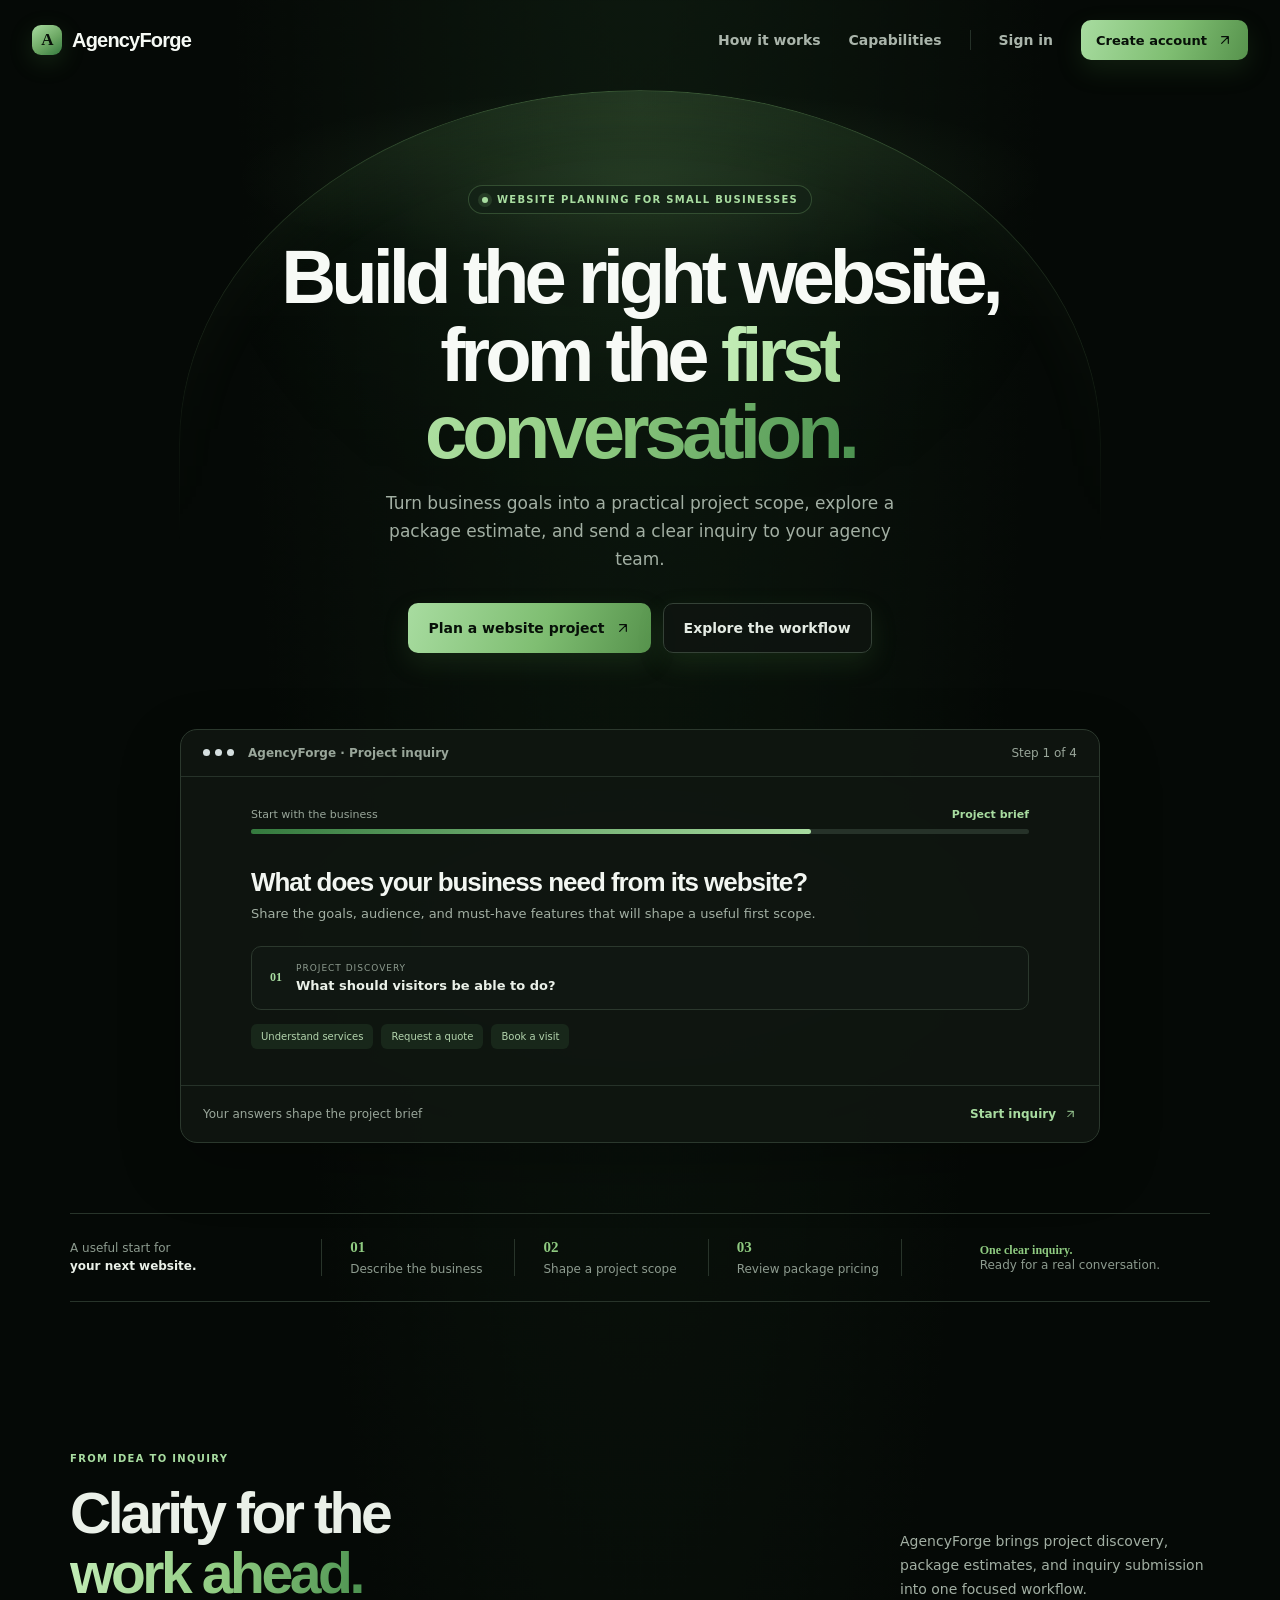
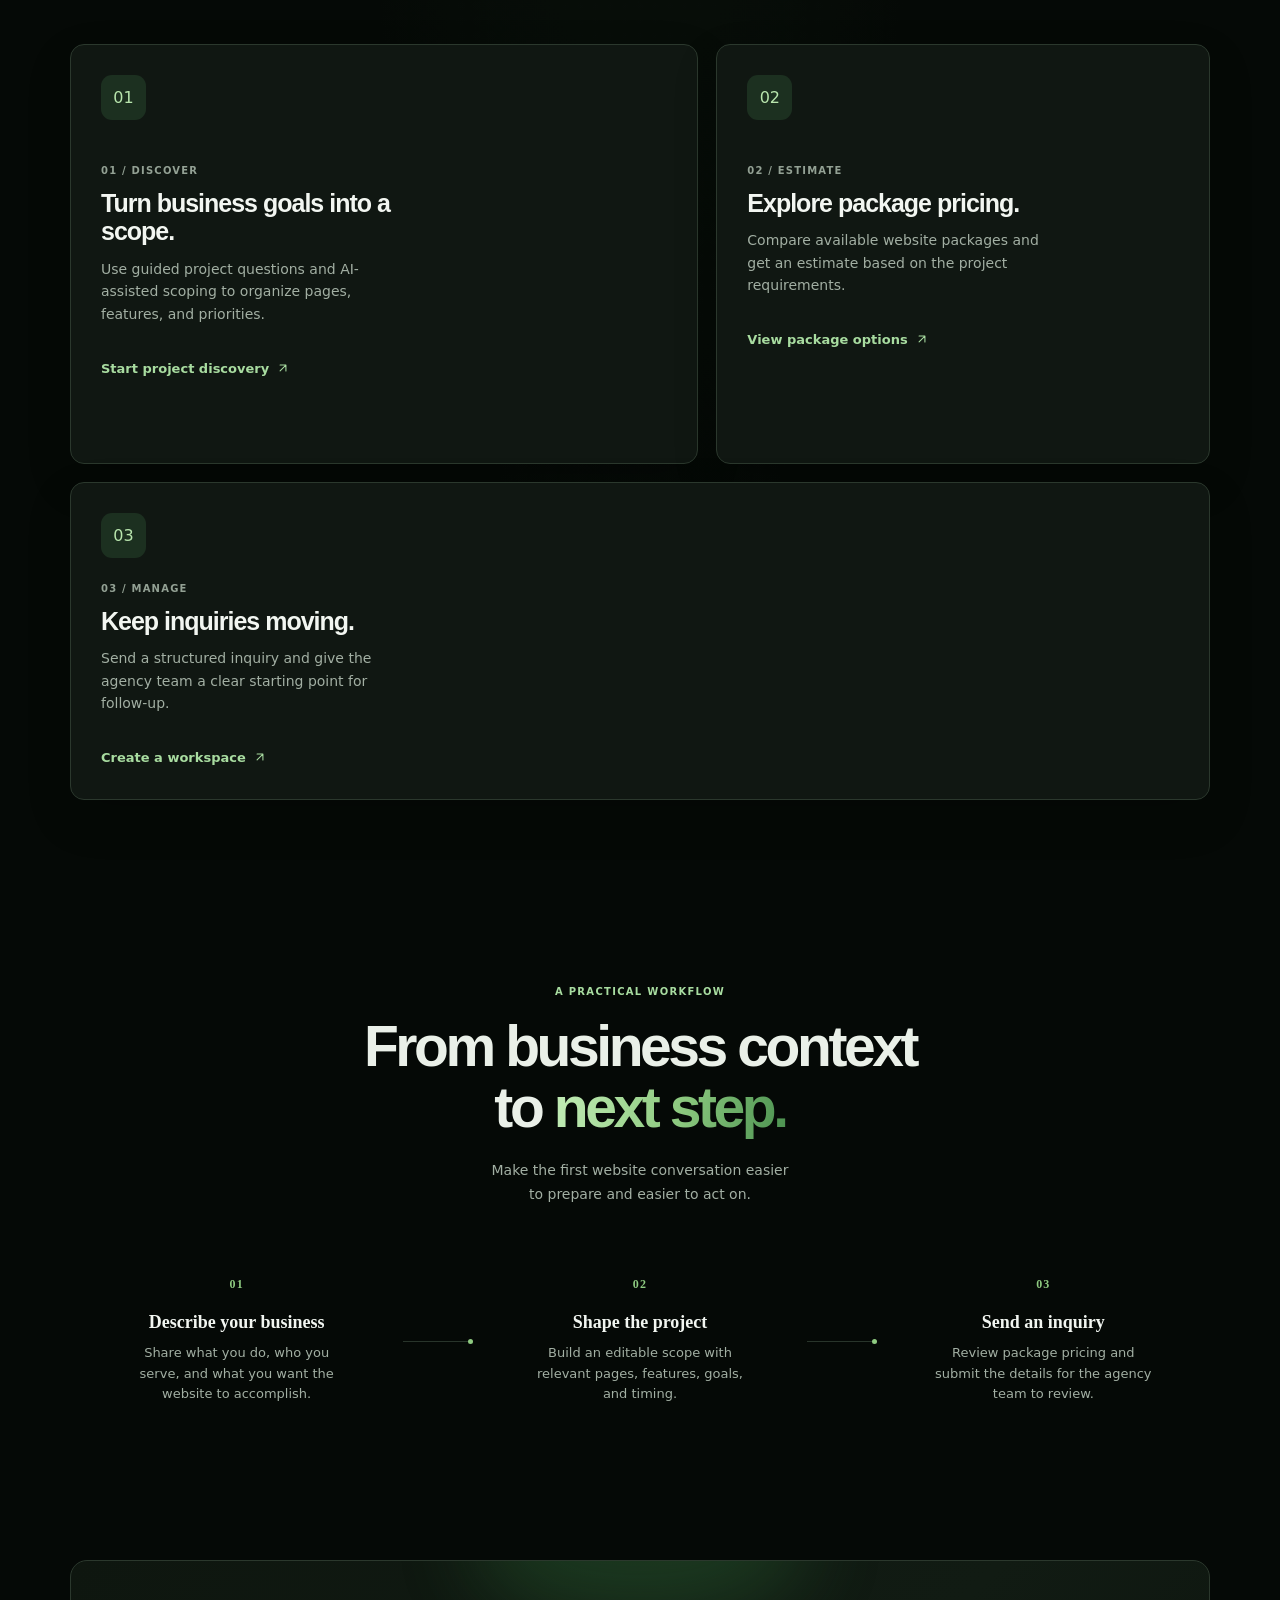
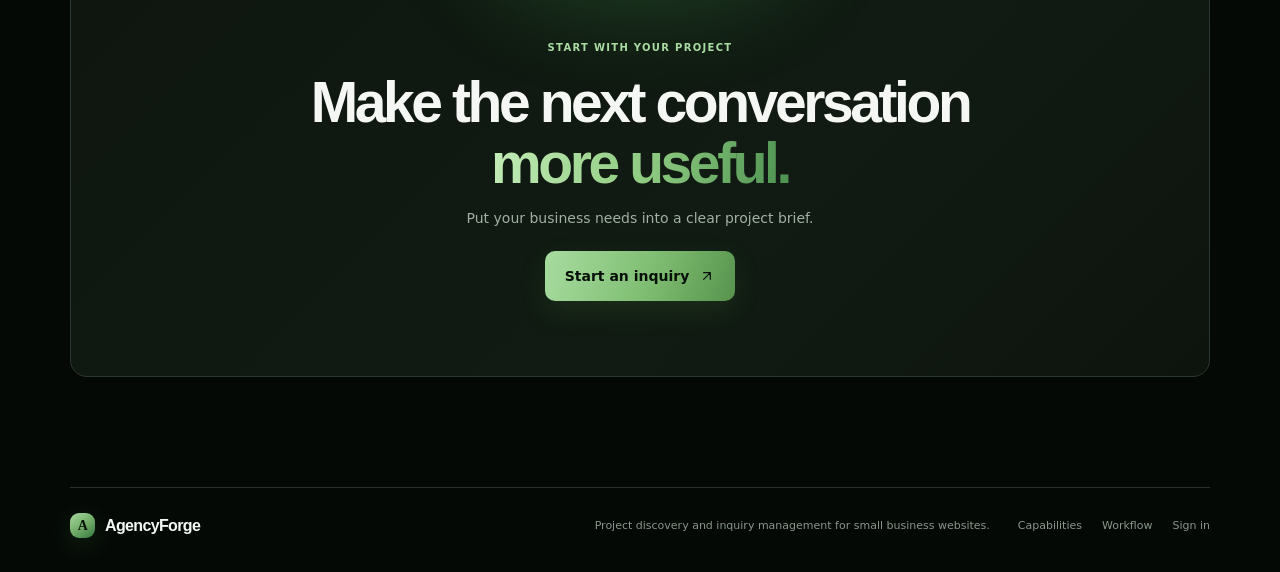
<file: templates/home/index.html>
<!doctype html>
<html lang="en">
<head>
  <meta charset="utf-8">
  <meta name="viewport" content="width=device-width, initial-scale=1">
  <meta name="description" content="Plan a small business website with a clearer project scope, package estimate, and inquiry workflow.">
  <title>AgencyForge — Clearer website projects</title>
  <link rel="stylesheet" href="/static/css/home/index.css">
  <link rel="stylesheet" href="/static/css/agencyforge-theme.css">
  <script src="/static/js/icons.js" defer></script>
</head>
<body>
  <nav class="site-nav" aria-label="Main navigation">
    <a class="brand" href="/" aria-label="AgencyForge home"><span class="brand-mark">A</span><span>AgencyForge</span></a>
    <button class="menu-toggle" type="button" aria-label="Open navigation" aria-expanded="false" aria-controls="home-navigation"><i data-lucide="menu" aria-hidden="true"></i></button>
    <div class="nav-links" id="home-navigation">
      <a href="#workflow">How it works</a><a href="#capabilities">Capabilities</a>
      <span class="nav-divider" aria-hidden="true"></span><a class="nav-login" href="/login">Sign in</a>
      <a class="button button-small" href="/register">Create account <i data-lucide="arrow-up-right" aria-hidden="true"></i></a>
    </div>
  </nav>
  <main>
    <section class="hero section-shell">
      <div class="hero-copy">
        <div class="eyebrow"><span class="eyebrow-dot"></span> Website planning for small businesses</div>
        <h1>Build the right website, from the <em>first conversation.</em></h1>
        <p class="hero-subtitle">Turn business goals into a practical project scope, explore a package estimate, and send a clear inquiry to your agency team.</p>
        <div class="hero-actions"><a class="button" href="/inquiry">Plan a website project <i data-lucide="arrow-up-right" aria-hidden="true"></i></a><a class="button button-ghost" href="#workflow">Explore the workflow</a></div>
      </div>
      <div class="preview-wrap" aria-label="Illustration of the AgencyForge project inquiry workflow">
        <div class="preview-glow" aria-hidden="true"></div>
        <div class="preview-card">
          <div class="preview-top"><div class="window-dots" aria-hidden="true"><span></span><span></span><span></span></div><span class="preview-label">AgencyForge · Project inquiry</span><span class="preview-time">Step 1 of 4</span></div>
          <div class="preview-body"><div class="progress-row"><span>Start with the business</span><strong>Project brief</strong></div><div class="progress-track" aria-hidden="true"><span></span></div>
            <h3>What does your business need from its website?</h3><p>Share the goals, audience, and must-have features that will shape a useful first scope.</p>
            <div class="preview-question"><span class="question-number">01</span><div><small>PROJECT DISCOVERY</small><strong>What should visitors be able to do?</strong></div></div>
            <div class="preview-tags"><span>Understand services</span><span>Request a quote</span><span>Book a visit</span></div>
          </div>
          <div class="preview-bottom"><span>Your answers shape the project brief</span><a href="/inquiry">Start inquiry <i data-lucide="arrow-up-right" aria-hidden="true"></i></a></div>
        </div>
      </div>
    </section>
    <section class="trust-strip section-shell" aria-label="AgencyForge workflow"><span class="strip-intro">A useful start for<br><strong>your next website.</strong></span><div class="strip-item"><strong>01</strong><span>Describe the business</span></div><div class="strip-item"><strong>02</strong><span>Shape a project scope</span></div><div class="strip-item"><strong>03</strong><span>Review package pricing</span></div><div class="strip-item strip-result"><span><strong>One clear inquiry.</strong><br>Ready for a real conversation.</span></div></section>
    <section class="content-section section-shell" id="capabilities"><div class="section-heading"><div><span class="section-kicker">From idea to inquiry</span><h2>Clarity for the<br><span>work ahead.</span></h2></div><p>AgencyForge brings project discovery, package estimates, and inquiry submission into one focused workflow.</p></div>
      <div class="bento-grid">
        <article class="feature-card feature-large"><div class="icon-tile">01</div><span class="card-index">01 / DISCOVER</span><h3>Turn business goals into a scope.</h3><p>Use guided project questions and AI-assisted scoping to organize pages, features, and priorities.</p><a class="card-link" href="/inquiry">Start project discovery <i data-lucide="arrow-up-right" aria-hidden="true"></i></a></article>
        <article class="feature-card feature-tall"><div class="icon-tile icon-sand">02</div><span class="card-index">02 / ESTIMATE</span><h3>Explore package pricing.</h3><p>Compare available website packages and get an estimate based on the project requirements.</p><a class="card-link" href="/packages">View package options <i data-lucide="arrow-up-right" aria-hidden="true"></i></a></article>
        <article class="feature-card feature-wide"><div class="feature-wide-copy"><div class="icon-tile icon-blue">03</div><span class="card-index">03 / MANAGE</span><h3>Keep inquiries moving.</h3><p>Send a structured inquiry and give the agency team a clear starting point for follow-up.</p><a class="card-link" href="/register">Create a workspace <i data-lucide="arrow-up-right" aria-hidden="true"></i></a></div></article>
      </div>
    </section>
    <section class="steps-section section-shell" id="workflow"><div class="section-heading centered"><span class="section-kicker">A practical workflow</span><h2>From business context<br>to <span>next step.</span></h2><p>Make the first website conversation easier to prepare and easier to act on.</p></div><div class="steps-grid"><div class="step"><span class="step-number">01</span><h3>Describe your business</h3><p>Share what you do, who you serve, and what you want the website to accomplish.</p></div><div class="step-line" aria-hidden="true"></div><div class="step"><span class="step-number">02</span><h3>Shape the project</h3><p>Build an editable scope with relevant pages, features, goals, and timing.</p></div><div class="step-line" aria-hidden="true"></div><div class="step"><span class="step-number">03</span><h3>Send an inquiry</h3><p>Review package pricing and submit the details for the agency team to review.</p></div></div></section>
    <section class="final-cta section-shell"><div class="cta-inner"><span class="section-kicker">Start with your project</span><h2>Make the next conversation<br><span>more useful.</span></h2><p>Put your business needs into a clear project brief.</p><a class="button" href="/inquiry">Start an inquiry <i data-lucide="arrow-up-right" aria-hidden="true"></i></a></div></section>
  </main>
  <footer class="site-footer section-shell"><a class="brand" href="/"><span class="brand-mark">A</span><span>AgencyForge</span></a><span>Project discovery and inquiry management for small business websites.</span><div><a href="#capabilities">Capabilities</a><a href="#workflow">Workflow</a><a href="/login">Sign in</a></div></footer>
  <script src="/static/js/main.js" defer></script>
</body>
</html>
</file>
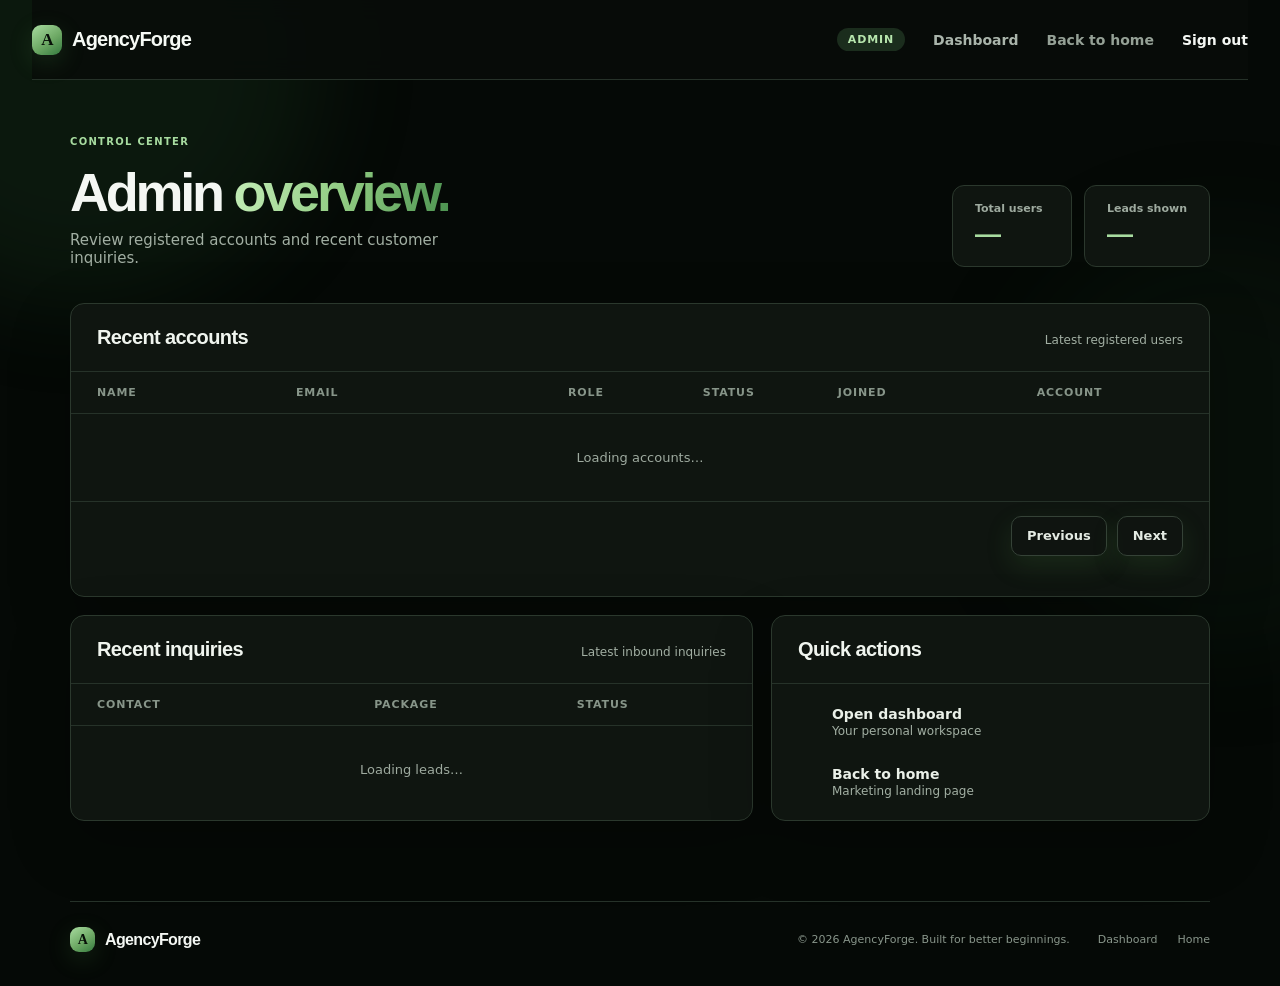
<file: templates/admin/admin.html>
<!doctype html>
<html lang="en">
<head>
    <meta charset="UTF-8">
    <meta name="viewport" content="width=device-width, initial-scale=1">
    <title>Admin — AgencyForge</title>
    <link rel="stylesheet" href="/static/css/base.css">
    <link rel="stylesheet" href="/static/css/admin/admin.css"><link rel="stylesheet" href="/static/css/agencyforge-theme.css">
    <script src="/static/js/icons.js"></script>
</head>
<body class="app-page">
    <div class="ambient ambient-one"></div>
    <div class="ambient ambient-two"></div>
    <nav class="site-nav app-nav">
        <a class="brand" href="/"><span class="brand-mark">A</span><span>AgencyForge</span></a>
        <button class="menu-toggle" type="button" id="admin-menu-toggle" aria-label="Open navigation" aria-expanded="false" aria-controls="admin-nav-links">
            <i data-lucide="menu"></i>
        </button>
        <div class="nav-links" id="admin-nav-links">
            <span class="nav-role-badge">Admin</span>
            <a href="/dashboard">Dashboard</a>
            <a href="/" class="muted-link">Back to home</a>
            <button class="nav-login" type="button" id="logout-button">Sign out</button>
        </div>
    </nav>

    <main class="app-shell">
        <section class="app-header">
            <div class="app-header-copy">
                <span class="section-kicker">Control center</span>
                <h1>Admin <span>overview.</span></h1>
                <p>Review registered accounts and recent customer inquiries.</p>
            </div>
            <div class="app-header-stats">
                <div class="stat-chip"><small>Total users</small><strong id="stat-users">—</strong></div>
                <div class="stat-chip"><small>Leads shown</small><strong id="stat-leads">—</strong></div>
            </div>
        </section>

        <section class="app-panel">
            <div class="panel-top"><h2>Recent accounts</h2><span class="panel-hint">Latest registered users</span></div>
            <div class="panel-table">
                <div class="table-head"><span>Name</span><span>Email</span><span>Role</span><span>Status</span><span>Joined</span><span>Account</span></div>
                <div id="users-body" class="table-body" aria-live="polite" aria-busy="true"><div class="table-empty">Loading accounts…</div></div>
            </div>
            <div class="admin-users-controls">
                <span id="users-page-status" aria-live="polite"></span>
                <button id="users-previous" class="button button-small button-ghost" type="button" disabled>Previous</button>
                <button id="users-next" class="button button-small button-ghost" type="button" disabled>Next</button>
            </div>
            <p id="users-message" class="admin-feedback" role="status" aria-live="polite"></p>
        </section>

        <section class="app-grid">
            <article class="app-panel panel-tall">
                <div class="panel-top"><h2>Recent inquiries</h2><span class="panel-hint">Latest inbound inquiries</span></div>
                <div class="panel-table">
                    <div class="table-head"><span>Contact</span><span>Package</span><span>Status</span></div>
                    <div id="leads-body" class="table-body" aria-live="polite" aria-busy="true"><div class="table-empty">Loading leads…</div></div>
                </div>
            </article>
            <article class="app-panel panel-tall">
                <div class="panel-top"><h2>Quick actions</h2></div>
                <div class="action-list">
                    <a class="action-row" href="/dashboard"><i data-lucide="layout-dashboard"></i><div><strong>Open dashboard</strong><span>Your personal workspace</span></div><i data-lucide="arrow-up-right" class="action-go"></i></a>
                    <a class="action-row" href="/"><i data-lucide="home"></i><div><strong>Back to home</strong><span>Marketing landing page</span></div><i data-lucide="arrow-up-right" class="action-go"></i></a>
                </div>
            </article>
        </section>
    </main>

    <footer class="site-footer section-shell">
        <a class="brand" href="/"><span class="brand-mark">A</span><span>AgencyForge</span></a>
        <span>© 2026 AgencyForge. Built for better beginnings.</span>
        <div><a href="/dashboard">Dashboard</a><a href="/">Home</a></div>
    </footer>

    <script>
        function escapeHtml(value) {
            return String(value ?? "").replace(/[&<>"']/g, (character) => ({
                "&": "&amp;",
                "<": "&lt;",
                ">": "&gt;",
                '"': "&quot;",
                "'": "&#39;",
            })[character]);
        }

        function csrfToken() {
            const prefix = "csrf_token=";
            const item = document.cookie.split(";").map((value) => value.trim()).find((value) => value.startsWith(prefix));
            return item ? decodeURIComponent(item.slice(prefix.length)) : "";
        }

        const currentAdminId = {{ user.id }};
        let usersPage = 1;
        let usersTotalPages = 0;

        const adminMenuToggle = document.getElementById("admin-menu-toggle");
        const adminNavigation = document.getElementById("admin-nav-links");

        adminMenuToggle.addEventListener("click", () => {
            const isOpen = adminMenuToggle.getAttribute("aria-expanded") !== "true";
            adminMenuToggle.setAttribute("aria-expanded", String(isOpen));
            adminMenuToggle.setAttribute("aria-label", isOpen ? "Close navigation" : "Open navigation");
            adminNavigation.classList.toggle("is-open", isOpen);
        });

        adminNavigation.addEventListener("click", (event) => {
            if (!event.target.closest("a, button")) return;
            adminMenuToggle.setAttribute("aria-expanded", "false");
            adminMenuToggle.setAttribute("aria-label", "Open navigation");
            adminNavigation.classList.remove("is-open");
        });

        document.addEventListener("keydown", (event) => {
            if (event.key !== "Escape" || adminMenuToggle.getAttribute("aria-expanded") !== "true") return;
            adminMenuToggle.setAttribute("aria-expanded", "false");
            adminMenuToggle.setAttribute("aria-label", "Open navigation");
            adminNavigation.classList.remove("is-open");
            adminMenuToggle.focus();
        });

        async function loadUsers() {
            const body = document.getElementById("users-body");
            body.setAttribute("aria-busy", "true");
            try {
                const response = await fetch(`/api/admin/users?page=${usersPage}&page_size=20`, {credentials: "same-origin"});
                if (!response.ok) throw new Error("Unable to load accounts.");

                const result = await response.json();
                const users = Array.isArray(result.items) ? result.items : [];
                usersTotalPages = Number(result.total_pages) || 0;
                body.setAttribute("aria-busy", "false");
                if (!users.length) {
                    body.innerHTML = '<div class="table-empty">No accounts yet.</div>';
                } else {
                    body.innerHTML = users.map((user) => `
                        <div class="table-row">
                            <span data-label="Name">${escapeHtml(user.full_name)}</span>
                            <span class="cell-muted" data-label="Email">${escapeHtml(user.email)}</span>
                            <span data-label="Role"><span class="tag tag-${escapeHtml(user.role)}">${escapeHtml(user.role)}</span></span>
                            <span data-label="Status">${user.is_active ? '<span class="tag tag-active">Active</span>' : '<span class="tag tag-inactive">Inactive</span>'}</span>
                            <span class="cell-muted" data-label="Joined">${escapeHtml(user.created_at)}</span>
                            <span data-label="Account"><button type="button" class="button button-small account-status-toggle" data-user-id="${Number(user.id)}" ${Number(user.id) === currentAdminId ? 'disabled aria-label="You cannot deactivate your own account"' : `aria-label="${user.is_active ? 'Deactivate' : 'Activate'} ${escapeHtml(user.full_name)}"`}>${user.is_active ? "Deactivate" : "Activate"}</button></span>
                        </div>`).join("");
                }

                document.getElementById("stat-users").textContent = Number(result.total) || 0;
                document.getElementById("users-page-status").textContent = usersTotalPages
                    ? `Page ${result.page} of ${usersTotalPages}`
                    : "No pages";
                document.getElementById("users-previous").disabled = usersPage <= 1;
                document.getElementById("users-next").disabled = usersPage >= usersTotalPages;
            } catch (error) {
                body.setAttribute("aria-busy", "false");
                body.innerHTML = '<div class="table-empty">Unable to load accounts.</div>';
            }
        }

        document.getElementById("users-previous").addEventListener("click", () => {
            if (usersPage > 1) {
                usersPage -= 1;
                loadUsers();
            }
        });

        document.getElementById("users-next").addEventListener("click", () => {
            if (usersPage < usersTotalPages) {
                usersPage += 1;
                loadUsers();
            }
        });

        document.getElementById("users-body").addEventListener("click", async (event) => {
            const button = event.target.closest(".account-status-toggle");
            if (!button || button.disabled) return;

            const userId = Number(button.dataset.userId);
            const isActive = button.textContent.trim() !== "Activate";
            const message = document.getElementById("users-message");
            button.disabled = true;
            message.textContent = isActive ? "Deactivating account…" : "Activating account…";

            try {
                const response = await fetch(`/api/admin/users/${userId}/status`, {
                    method: "PATCH",
                    credentials: "same-origin",
                    headers: {"Content-Type": "application/json", "Accept": "application/json", "X-CSRF-Token": csrfToken()},
                    body: JSON.stringify({is_active: !isActive}),
                });
                if (!response.ok) throw new Error("Unable to update account status.");

                message.textContent = "Account status updated.";
                await loadUsers();
            } catch (error) {
                button.disabled = false;
                message.textContent = "Unable to update account status. Please try again.";
            }
        });

        async function loadLeads() {
            const body = document.getElementById("leads-body");
            body.setAttribute("aria-busy", "true");
            try {
                const response = await fetch("/api/leads/?limit=20", {credentials: "same-origin"});
                if (!response.ok) throw new Error("Unable to load leads.");

                const leads = await response.json();
                body.setAttribute("aria-busy", "false");
                if (!Array.isArray(leads) || !leads.length) {
                    body.innerHTML = '<div class="table-empty">No leads yet.</div>';
                    document.getElementById("stat-leads").textContent = "0";
                    return;
                }

                body.innerHTML = leads.map((lead) => `
                    <div class="table-row">
                        <span data-label="Contact">${escapeHtml(lead.contact_name || lead.email)}</span>
                        <span class="cell-muted" data-label="Package">${lead.package_id ? `Package #${escapeHtml(lead.package_id)}` : "—"}</span>
                        <span data-label="Status"><span class="tag tag-stage">${escapeHtml(lead.status)}</span></span>
                    </div>`).join("");
                document.getElementById("stat-leads").textContent = leads.length;
            } catch (error) {
                body.setAttribute("aria-busy", "false");
                body.innerHTML = '<div class="table-empty">Unable to load leads.</div>';
            }
        }

        document.getElementById("logout-button").addEventListener("click", async (event) => {
            const button = event.currentTarget;
            const message = document.getElementById("users-message");
            button.disabled = true;
            message.textContent = "Signing out…";
            try {
                const response = await fetch("/api/auth/logout", {method: "POST", credentials: "same-origin", headers: {"X-CSRF-Token": csrfToken()}});
                if (!response.ok) throw new Error("Sign-out request failed.");
                window.location.assign("/login");
            } catch (error) {
                button.disabled = false;
                message.textContent = "Unable to sign out. Please try again.";
            }
        });

        document.addEventListener("DOMContentLoaded", () => {
            if (window.lucide) window.lucide.createIcons();
            loadUsers();
            loadLeads();
        });
    </script>
</body>
</html>
</file>
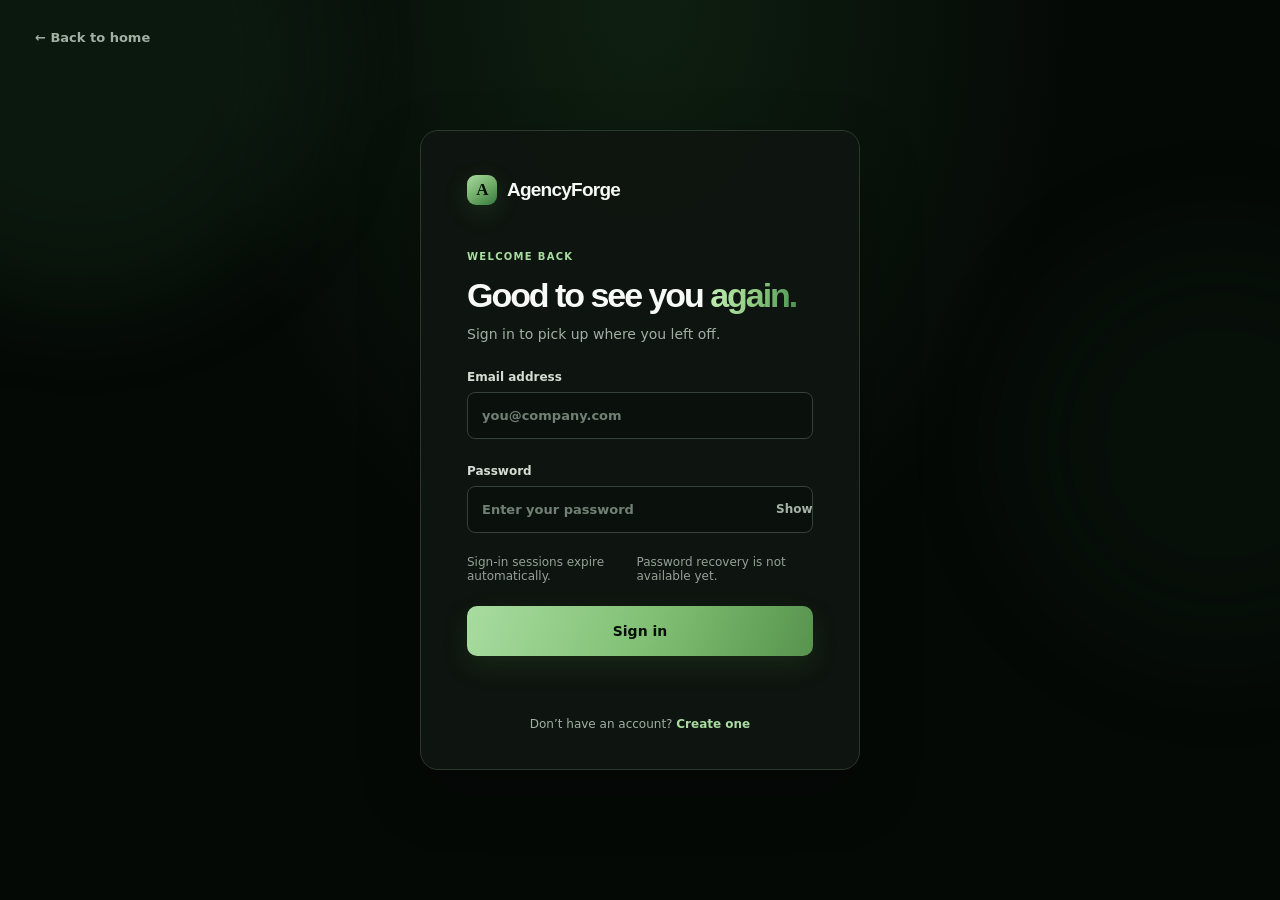
<file: templates/auth/login.html>
<!doctype html><html lang="en"><head><meta charset="UTF-8"><meta name="viewport" content="width=device-width, initial-scale=1"><title>Sign in — AgencyForge</title><link rel="stylesheet" href="/static/css/base.css"><link rel="stylesheet" href="/static/css/auth/login.css"><link rel="stylesheet" href="/static/css/agencyforge-theme.css"><script src="/static/js/icons.js"></script></head>
<body class="auth-page"><div class="ambient ambient-one"></div><div class="ambient ambient-two"></div><a class="back-home" href="/">← Back to home</a><main class="auth-shell"><div class="auth-card"><a class="brand auth-brand" href="/"><span class="brand-mark">A</span><span>AgencyForge</span></a><div class="auth-heading"><span class="section-kicker">Welcome back</span><h1>Good to see you <span>again.</span></h1><p>Sign in to pick up where you left off.</p></div>
<form class="auth-form" data-form="login" novalidate><label>Email address<input type="email" name="email" placeholder="you@company.com" autocomplete="email" required><span class="field-error"></span></label><label>Password<div class="password-field"><input type="password" name="password" placeholder="Enter your password" autocomplete="current-password" required><button type="button" class="password-toggle" aria-label="Show password">Show</button></div><span class="field-error"></span></label><div class="form-options"><span class="muted-link">Sign-in sessions expire automatically.</span><span class="muted-link" aria-disabled="true">Password recovery is not available yet.</span></div><button class="button button-full" type="submit">Sign in</button><div class="form-message" role="status"></div></form><p class="auth-switch">Don’t have an account? <a href="/register">Create one</a></p></div></main><script src="/static/js/main.js"></script></body></html>
</file>
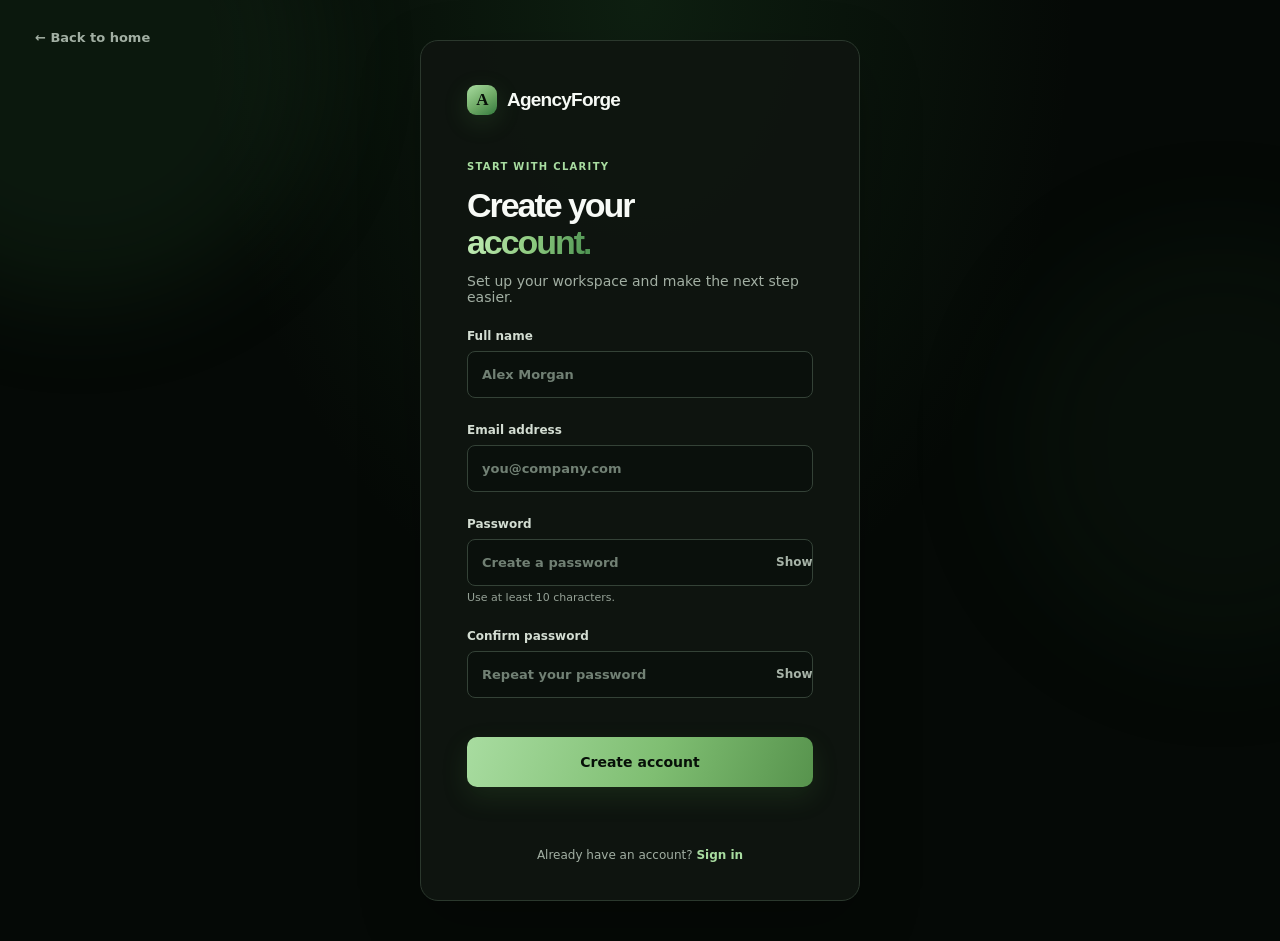
<file: templates/auth/register.html>
<!doctype html><html lang="en"><head><meta charset="UTF-8"><meta name="viewport" content="width=device-width, initial-scale=1"><title>Create account — AgencyForge</title><link rel="stylesheet" href="/static/css/base.css"><link rel="stylesheet" href="/static/css/auth/register.css"><link rel="stylesheet" href="/static/css/agencyforge-theme.css"><script src="/static/js/icons.js"></script></head>
<body class="auth-page"><div class="ambient ambient-one"></div><div class="ambient ambient-two"></div><a class="back-home" href="/">← Back to home</a><main class="auth-shell"><div class="auth-card register-card"><a class="brand auth-brand" href="/"><span class="brand-mark">A</span><span>AgencyForge</span></a><div class="auth-heading"><span class="section-kicker">Start with clarity</span><h1>Create your <span>account.</span></h1><p>Set up your workspace and make the next step easier.</p></div>
<form class="auth-form" data-form="register" novalidate><label>Full name<input type="text" name="name" placeholder="Alex Morgan" autocomplete="name" required><span class="field-error"></span></label><label>Email address<input type="email" name="email" placeholder="you@company.com" autocomplete="email" required><span class="field-error"></span></label><label>Password<div class="password-field"><input type="password" name="password" placeholder="Create a password" autocomplete="new-password" required minlength="10"><button type="button" class="password-toggle" aria-label="Show password">Show</button></div><span class="field-hint">Use at least 10 characters.</span><span class="field-error"></span></label><label>Confirm password<div class="password-field"><input type="password" name="confirm" placeholder="Repeat your password" autocomplete="new-password" required><button type="button" class="password-toggle" aria-label="Show password">Show</button></div><span class="match-message"></span><span class="field-error"></span></label><button class="button button-full" type="submit">Create account</button><div class="form-message" role="status"></div></form><p class="auth-switch">Already have an account? <a href="/login">Sign in</a></p></div></main><script src="/static/js/main.js"></script></body></html>
</file>
<file: static/css/home/index.css>
@import url('../base.css');

body:not(.auth-page) {
  min-height: 100vh;
}

body:not(.auth-page) .site-nav,
body:not(.auth-page) main,
body:not(.auth-page) .site-footer {
  position: relative;
}
.preview-bottom a {
  display: inline-flex;
  align-items: center;
  gap: 8px;
  color: var(--green-dark);
  font-weight: 700;
  font-size: 12px;
}
</file>
<file: static/css/agencyforge-theme.css>
:root {
  color-scheme: dark;
  --ink: #f4f7f3;
  --muted: #a2afa3;
  --line: #253128;
  --surface: #0b100c;
  --soft: #101712;
  --green: #8fcb81;
  --green-dark: #347a3e;
  --mint: #183a1e;
  --sand: #332c1d;
  --blue: #182b2a;
  --shadow: 0 24px 70px rgba(0, 0, 0, .35);
  font-family: Inter, "Avenir Next", ui-sans-serif, system-ui, sans-serif;
  color: var(--ink);
  background: #050906;
}

html { background: #050906; }
body {
  color: var(--ink);
  background:
    radial-gradient(ellipse at 50% -14%, rgba(48, 95, 53, .2), transparent 46%),
    #050906;
}
body, input, button, textarea, select { font-family: Inter, "Avenir Next", ui-sans-serif, system-ui, sans-serif; }
a { color: inherit; }
::selection { color: #071008; background: #a8dca0; }
:focus-visible { outline: 2px solid #a8dca0; outline-offset: 3px; }
.auth-form input:focus-visible,
.inquiry-field input:focus-visible,
.inquiry-field textarea:focus-visible,
.inquiry-field select:focus-visible,
.chat-input-area input:focus-visible {
  outline: 2px solid #a8dca0;
  outline-offset: 3px;
}
.ambient { z-index: 0; opacity: .14; filter: blur(54px); }
.ambient-one { background: #347a3e; }
.ambient-two { background: #183a1e; }
.site-nav { position: relative; z-index: 5; }
.site-footer, .app-shell, main { position: relative; z-index: 1; }
.site-nav { color: #dfe8df; }
.brand { color: #f6faf5; }
.brand-mark {
  color: #071008;
  background: linear-gradient(145deg, #a8dca0, #6ea965 55%, #347a3e);
  box-shadow: 0 7px 24px rgba(87, 153, 75, .2);
}
.nav-links { color: #aab5ab; }
.nav-links a:hover, .nav-login:hover, .muted-link:hover { color: #a8dca0; }
.nav-login, .menu-toggle { color: #e7eee6; }
.nav-links .nav-login {
  padding: 0;
  border: 0;
  background: transparent;
  color: inherit;
  font: inherit;
  cursor: pointer;
}
.nav-divider { background: var(--line); }
.button {
  color: #071008;
  background: linear-gradient(110deg, #a8dca0, #7fbe72 55%, #57934d);
  box-shadow: 0 10px 26px rgba(73, 132, 63, .18);
}
.button:hover { filter: brightness(1.06); box-shadow: 0 14px 30px rgba(73, 132, 63, .25); }
.button-ghost {
  color: #e4ebe3;
  background: rgba(15, 21, 16, .75);
  border: 1px solid #354237;
}
.button-ghost:hover { background: #141c16; box-shadow: none; }
.section-kicker, .eyebrow { color: #a8dca0; }
.eyebrow { background: rgba(20, 34, 22, .78); border-color: rgba(143, 203, 129, .25); }
.eyebrow-dot { background: #a8dca0; box-shadow: 0 0 0 4px rgba(143, 203, 129, .15); }
.hero { isolation: isolate; }
.hero::before {
  content: "";
  position: absolute;
  z-index: -2;
  pointer-events: none;
  width: min(920px, 94vw);
  height: clamp(260px, 40vw, 490px);
  left: 50%;
  top: 10px;
  transform: translateX(-50%);
  border: 1px solid rgba(143, 203, 129, .27);
  border-bottom: 0;
  border-radius: 50% 50% 0 0 / 72% 72% 0 0;
  background: radial-gradient(ellipse at 50% 3%, rgba(127, 190, 114, .16), rgba(52, 122, 62, .07) 42%, transparent 72%);
  box-shadow: inset 0 24px 55px rgba(143, 203, 129, .07), 0 -8px 55px rgba(73, 132, 63, .08);
  mask-image: linear-gradient(to bottom, black, transparent 92%);
}
.hero::after {
  content: "";
  position: absolute;
  z-index: -1;
  pointer-events: none;
  width: min(820px, 90vw);
  height: 180px;
  top: 8px;
  left: 50%;
  transform: translateX(-50%);
  background: radial-gradient(ellipse, rgba(143, 203, 129, .11), transparent 70%);
}
.hero-copy, .preview-wrap { position: relative; z-index: 1; }
.hero h1 { color: #f7faf6; }
.hero h1 em, h1 span, h2 span {
  background: linear-gradient(100deg, #c3edb7, #8fcb81 52%, #4c9250);
  background-clip: text;
}
.hero-subtitle, .section-heading > p, .feature-card p, .step p { color: #a2afa3; }
.preview-wrap { margin-top: 76px; }
.preview-glow { background: radial-gradient(ellipse, rgba(75, 139, 67, .2), transparent 72%); filter: blur(26px); }
.preview-card, .auth-card, .app-panel, .inquiry-panel, .scope-summary, .scope-detail, .recommendation, .questions-panel {
  color: #eaf0e8;
  background: rgba(15, 21, 16, .96);
  border-color: #2b382d;
  box-shadow: 0 22px 60px rgba(0, 0, 0, .26);
  backdrop-filter: none;
}
.preview-card { transform: none; }
.preview-top, .preview-bottom, .panel-top, .admin-users-controls, .profile-card { border-color: #263229; }
.preview-top, .preview-bottom, .preview-label, .progress-row, .preview-time { color: #99a69a; }
.preview-body h3, .panel-top h2, .feature-card h3, .step h3 { color: #f2f6f1; }
.preview-body p { color: #a2afa3; }
.progress-row strong, .card-link { color: #a8dca0; }
.progress-track { background: #263229; }
.progress-track span { background: linear-gradient(90deg, #347a3e, #a8dca0); }
.preview-question, .feature-card, .cta-inner { background: #101712; border-color: #2b382d; }
.question-number, .preview-bottom a { color: #a8dca0; }
.preview-question small, .strip-intro, .strip-item span { color: #8d9b8f; }
.preview-question strong, .strip-intro strong, .strip-result strong { color: #eaf0e8; }
.preview-tags span { color: #b3d4ad; background: #18271a; }
.trust-strip { border-color: #28342a; }
.strip-item { border-color: #28342a; }
.strip-item strong { color: #8fcb81; }
.content-section { color: #eaf0e8; }
.feature-card { box-shadow: 0 18px 45px rgba(0, 0, 0, .16); }
.icon-tile, .icon-sand, .icon-blue { color: #b8e5ad; background: #1c3020; }
.card-index { color: #93a194; }
.score-circle { color: #a8dca0; border-color: #347a3e; }
.steps-section { color: #eaf0e8; }
.step-number { color: #8fcb81; }
.step-line { background: #28342a; }
.step-line:after { background: #8fcb81; }
.cta-inner { background: linear-gradient(135deg, #0e160f, #111b13 60%, #0d140e); }
.cta-inner:before { background: #347a3e; opacity: .32; }
.site-footer { color: #89968b; border-color: #263229; }
.site-footer .brand { color: #f4f7f3; }
.site-footer div a:hover { color: #a8dca0; }

.auth-page { background: radial-gradient(ellipse at 50% 0, rgba(52, 122, 62, .2), transparent 48%), #050906; }
.auth-shell { position: relative; z-index: 1; }
.auth-card { padding: 44px 46px 38px; border-radius: 18px; }
.auth-heading h1 { color: #f7faf6; }
.auth-heading p, .auth-switch { color: #a2afa3; }
.back-home { color: #a2afa3; }
.back-home:hover, .muted-link:hover, .auth-switch a { color: #a8dca0; }
.auth-form > label, .inquiry-field label, .inquiry-label { color: #d3ddd2; }
.auth-form input[type="email"], .auth-form input[type="text"], .auth-form input[type="password"],
.inquiry-field input, .inquiry-field textarea, .inquiry-field select {
  color: #f2f6f1;
  background: #0a100c;
  border: 1px solid #344237;
}
.auth-form input[type="email"]:focus, .auth-form input[type="text"]:focus, .auth-form input[type="password"]:focus,
.inquiry-field input:focus, .inquiry-field textarea:focus, .inquiry-field select:focus {
  border-color: #8fcb81;
  box-shadow: 0 0 0 3px rgba(143, 203, 129, .16);
}
.auth-form input[type="email"]::placeholder, .auth-form input[type="text"]::placeholder, .auth-form input[type="password"]::placeholder,
.inquiry-field input::placeholder, .inquiry-field textarea::placeholder { color: #718074; }
.chat-input-area input {
  color: #f2f6f1;
  background: #0a100c;
  border-color: #344237;
}
.chat-input-area input:focus {
  border-color: #8fcb81;
  box-shadow: 0 0 0 3px rgba(143, 203, 129, .16);
}
.chat-input-area input::placeholder { color: #718074; }
.field-hint, .field-error, .match-message, .form-options, .muted-link { color: #95a196; }
.password-toggle { color: #a7b3a8; }
.check-label input { accent-color: #8fcb81; }
.form-message.is-success, .match-message.is-valid { color: #a8dca0; }
.form-message.is-error, .match-message.is-invalid { color: #ff9b9b; }
.inquiry-page { color: #eaf0e8; }
.inquiry-nav { border-color: #263229; }
.inquiry-progress .progress-step { color: #a2afa3; background: #0d140e; border-color: #2b382d; }
.inquiry-progress .progress-step strong { color: #a8dca0; }
.inquiry-progress .progress-step.active { background: #142116; border-color: #4e8050; }
.panel-number { color: #a8dca0; background: #1b2d1d; }
.choice-card { color: #dce6dc; background: #101712; border-color: #334136; }
.choice-card:hover, .choice-card:has(input:checked) { background: #162319; border-color: #65985b; }
.choice-card input { accent-color: #8fcb81; }
.scope-detail { background: #101712; }
.scope-summary p, .scope-list li, .scope-note { color: #a2afa3; }
.scope-list li svg { color: #8fcb81; }
.questions-panel { border-color: #51442b; background: #1b1811; }
.questions-panel h4 { color: #d9bd7e; }
.questions-list { color: #c3b48f; }
.recommendation { border-color: #304c33; background: #101a12; }
.recommendation-label, .recommendation-price strong { color: #a8dca0; }
.privacy-note { color: #a2afa3; border-color: #2e3a30; background: #101712; }
.privacy-note svg { color: #a8dca0; }
.scope-placeholder { color: #a2afa3; background: #101712; border-color: #476449; }
.scope-placeholder strong { color: #eaf0e8; }
.scope-placeholder .inquiry-copy-note { color: #a2afa3; }
.chat-window { background: #0a100c; border-color: #344237; }
.chat-bubble { color: #dce6dc; background: #141c16; border-color: #344237; }
.chat-message.user .chat-bubble { color: #e5f2e2; background: #1b2d1d; border-color: #3c5b3e; }
.chat-avatar { color: #b8e5ad; background: #1c3020; }
.chat-message.user .chat-avatar { color: #b8d9d2; background: #1b2c2a; }

.app-page { background: #050906; }
.app-nav { background: rgba(8, 13, 9, .9); border-color: #263229; backdrop-filter: blur(12px); }
.app-header-copy h1 { color: #f4f7f3; }
.app-header-copy p, .panel-hint, .cell-muted { color: #a2afa3; }
.stat-chip { background: #0f1510; border-color: #2b382d; }
.stat-chip small { color: #9eaa9f; }
.stat-chip strong { color: #a8dca0; }
.app-panel { background: #0f1510; }
.panel-top h2 { color: #f0f5ef; }
.table-head { color: #879589; border-color: #263229; }
.table-row { border-color: #263229; }
.table-row:hover, .action-row:hover { background: #141d15; }
.table-empty { color: #9eaa9f; }
.tag-admin, .tag-active { color: #b7e5ad; background: #1b2d1d; }
.tag-staff { color: #9bc8c0; background: #1b2c2a; }
.tag-inactive { color: #ffb4b4; background: #331b1b; }
.tag-stage { color: #d9bd7e; background: #2d271a; }
.action-row strong { color: #eaf0e8; }
.action-row span { color: #a2afa3; }
.action-row > i[data-lucide]:first-child { color: #a8dca0; }
.action-go { color: #839184; }
.nav-role-badge { color: #b7e5ad; background: #1b2d1d; }
.profile-card { background: #101712; }
.profile-avatar { color: #071008; background: linear-gradient(135deg, #a8dca0, #347a3e); }
.admin-users-controls { color: #a2afa3; }
.admin-feedback { color: #a2afa3; }

@media (max-width: 780px) {
  .nav-links { background: rgba(11, 16, 12, .98); border-color: #2b382d; }
  .nav-links .nav-login { padding: 12px; text-align: left; }
  .hero::before { width: 96vw; height: 310px; top: 24px; }
  .site-footer div { color: #a2afa3; }
}
@media (max-width: 560px) {
  .auth-card { padding: 34px 24px; }
  .hero { padding-top: 64px; }
  .hero::before { height: 250px; }
  .panel-top { flex-wrap: wrap; align-items: flex-start; gap: 6px 12px; }
  .panel-top .panel-hint { margin-left: auto; }
}
@media (prefers-reduced-motion: reduce) {
  *, *::before, *::after { scroll-behavior: auto !important; animation-duration: .01ms !important; animation-iteration-count: 1 !important; transition-duration: .01ms !important; }
}
</file>
<file: static/css/base.css>
:root{--ink:#14283b;--muted:#687889;--line:#d8e2e5;--surface:#fff;--soft:#f3f7f5;--green:#2d9660;--green-dark:#16734a;--mint:#dff4e8;--sand:#f8eedc;--blue:#e3f0f8;--shadow:0 24px 70px rgba(23,45,60,.12);font-family:'DM Sans',sans-serif;color:var(--ink);background:#f8fbfa}*{box-sizing:border-box}html{scroll-behavior:smooth}body{margin:0;min-width:320px;overflow-x:hidden;background:linear-gradient(135deg,#fbfdfc 0%,#f2f8f5 50%,#f8fbfa 100%)}a{color:inherit;text-decoration:none}button,input{font:inherit}.ambient{position:fixed;z-index:-1;border-radius:50%;filter:blur(70px);pointer-events:none;opacity:.4}.ambient-one{width:480px;height:480px;top:-180px;left:-160px;background:#d9f0df}.ambient-two{width:420px;height:420px;right:-150px;top:26%;background:#e7eef6}.section-shell{width:min(1140px,calc(100% - 64px));margin-inline:auto}.site-nav{width:min(1220px,calc(100% - 64px));height:80px;margin:auto;display:flex;align-items:center;justify-content:space-between;position:relative;z-index:5}.brand{display:inline-flex;align-items:center;gap:10px;font-family:Manrope,sans-serif;font-weight:800;letter-spacing:-.04em;font-size:20px}.brand-mark{display:grid;place-items:center;width:30px;height:30px;border-radius:9px;background:var(--green-dark);color:white;font:800 17px Manrope;box-shadow:0 6px 15px rgba(22,115,74,.22)}.nav-links{display:flex;align-items:center;gap:28px;font-size:14px;font-weight:600;color:#4f6371}.nav-links a{transition:color .2s ease}.nav-links a:hover{color:var(--green-dark)}.nav-divider{height:20px;width:1px;background:var(--line)}.nav-login{color:var(--ink)}.button{display:inline-flex;align-items:center;justify-content:center;gap:10px;min-height:50px;padding:0 20px;border:0;border-radius:10px;background:linear-gradient(105deg,#2a9860,#166f4a);color:#fff;font-weight:700;font-size:14px;box-shadow:0 10px 22px rgba(30,130,81,.2);transition:transform .2s ease,box-shadow .2s ease,filter .2s ease}.button:hover{transform:translateY(-2px);box-shadow:0 14px 28px rgba(30,130,81,.26);filter:saturate(1.1)}.button svg{width:16px}.button-small{min-height:40px;padding:0 15px;font-size:13px}.button-ghost{background:rgba(255,255,255,.52);color:var(--ink);border:1px solid #cbdadd;box-shadow:none}.button-ghost:hover{box-shadow:0 8px 20px rgba(23,45,60,.08)}.menu-toggle{display:none;background:none;border:0;color:var(--ink)}.hero{padding:105px 0 70px;text-align:center}.eyebrow,.section-kicker{display:inline-flex;align-items:center;gap:9px;text-transform:uppercase;letter-spacing:.13em;font-size:10px;font-weight:800;color:var(--green-dark)}.eyebrow{padding:8px 13px;background:rgba(221,244,231,.72);border:1px solid #c6ead4;border-radius:99px}.eyebrow-dot{width:6px;height:6px;background:var(--green);border-radius:50%;box-shadow:0 0 0 4px rgba(45,150,96,.12)}h1,h2,h3,p{margin-top:0}.hero h1{max-width:760px;margin:24px auto 18px;font:800 clamp(48px,7vw,76px)/1.02 Manrope,sans-serif;letter-spacing:-.065em}.hero h1 em,h1 span,h2 span{font-style:normal;color:transparent;background:linear-gradient(100deg,#2e9b61,#0f6f4a);background-clip:text}.hero-subtitle{max-width:555px;margin:0 auto;color:var(--muted);font-size:17px;line-height:1.65}.hero-actions{display:flex;justify-content:center;gap:12px;margin-top:30px}.preview-wrap{max-width:920px;margin:82px auto 0;position:relative}.preview-glow{position:absolute;inset:30px 8%;background:linear-gradient(120deg,rgba(104,191,136,.18),rgba(91,152,190,.13));filter:blur(34px);border-radius:30px}.preview-card{position:relative;background:rgba(255,255,255,.78);border:1px solid rgba(185,210,204,.9);border-radius:17px;overflow:hidden;text-align:left;box-shadow:var(--shadow);backdrop-filter:blur(16px);transform:rotate(-1deg)}.preview-top,.preview-bottom{display:flex;align-items:center;gap:14px;padding:16px 22px;border-bottom:1px solid #e3ebeb;color:#83939b;font-size:12px}.window-dots{display:flex;gap:5px}.window-dots span{width:7px;height:7px;border-radius:50%;background:#d5dfdf}.preview-label{display:flex;align-items:center;gap:5px;color:#59706e;font-weight:700}.preview-label svg{width:13px;color:var(--green)}.preview-time{margin-left:auto}.preview-body{padding:31px 70px 36px}.progress-row{display:flex;justify-content:space-between;font-size:11px;color:#7d8d91;margin-bottom:8px}.progress-row strong{color:var(--green-dark)}.progress-track{height:5px;background:#e6eded;border-radius:8px}.progress-track span{display:block;width:72%;height:100%;background:var(--green);border-radius:inherit}.preview-body h3{font:700 26px Manrope,sans-serif;letter-spacing:-.04em;margin:33px 0 8px}.preview-body p{color:var(--muted);font-size:13px;margin-bottom:25px}.preview-question{display:flex;align-items:center;gap:14px;padding:16px 18px;border:1px solid #dce8e3;border-radius:10px;background:#fbfdfc}.question-number{color:var(--green);font:700 12px Manrope}.preview-question div{display:flex;flex-direction:column;gap:5px}.preview-question small{font-size:9px;letter-spacing:.11em;color:#8b9a9c}.preview-question strong{font-size:13px}.preview-question svg{margin-left:auto;width:17px;color:var(--green)}.preview-tags{display:flex;gap:8px;margin-top:14px}.preview-tags span{padding:7px 10px;border-radius:6px;background:#eff7f2;color:#54806a;font-size:10px}.preview-bottom{border-top:1px solid #e3ebeb;border-bottom:0;justify-content:space-between}.preview-bottom span{display:flex;align-items:center;gap:6px}.preview-bottom svg{width:13px}.preview-bottom button{display:inline-flex;align-items:center;gap:8px;background:none;border:0;color:var(--green-dark);font-weight:700;font-size:12px}.preview-bottom button svg{width:14px}.trust-strip{display:grid;grid-template-columns:1.3fr repeat(3,1fr) 1.6fr;border-block:1px solid var(--line);padding:25px 0}.strip-intro{font-size:12px;line-height:1.5;color:#829197}.strip-intro strong{color:var(--ink)}.strip-item{display:flex;flex-direction:column;justify-content:center;gap:6px;padding-left:28px;border-left:1px solid var(--line);font-size:12px}.strip-item strong{font:700 15px Manrope;color:var(--green)}.strip-item span{color:var(--muted)}.strip-result{flex-direction:row;align-items:center;gap:10px}.strip-result svg{width:22px;color:var(--green)}.strip-result strong{font:700 12px DM Sans;color:var(--ink)}.content-section{padding:145px 0 130px}.section-heading{display:flex;align-items:flex-end;justify-content:space-between;gap:30px;margin-bottom:40px}.section-heading h2,.steps-section h2,.final-cta h2{font:800 clamp(38px,5vw,57px)/1.06 Manrope,sans-serif;letter-spacing:-.06em;margin:17px 0 0}.section-heading>p{width:310px;color:var(--muted);font-size:14px;line-height:1.7;margin-bottom:2px}.bento-grid{display:grid;grid-template-columns:1.12fr .88fr;gap:18px}.feature-card{position:relative;padding:30px;border:1px solid #dce7e3;border-radius:14px;background:rgba(255,255,255,.7);overflow:hidden;transition:transform .25s ease,border-color .25s ease,box-shadow .25s ease}.feature-card:hover{transform:translateY(-5px);border-color:#a9cfbb;box-shadow:0 18px 38px rgba(33,77,57,.08)}.feature-large{min-height:420px}.feature-tall{min-height:420px}.feature-wide{grid-column:1/-1;display:flex;justify-content:space-between;min-height:240px;background:#eef7f1}.icon-tile{display:grid;place-items:center;width:45px;height:45px;border-radius:11px;background:var(--mint);color:var(--green-dark);margin-bottom:45px}.icon-tile svg{width:20px}.icon-sand{background:var(--sand);color:#a47735}.icon-blue{background:var(--blue);color:#3d789b}.card-index{display:block;color:#91a09e;letter-spacing:.12em;font-size:10px;font-weight:800;margin-bottom:13px}.feature-card h3{font:700 25px/1.15 Manrope,sans-serif;letter-spacing:-.04em;max-width:300px;margin-bottom:12px}.feature-card p{max-width:300px;color:var(--muted);font-size:14px;line-height:1.6}.card-link{display:inline-flex;align-items:center;gap:7px;margin-top:17px;color:var(--green-dark);font-size:13px;font-weight:700}.card-link svg{width:14px}.mini-chat{position:absolute;right:28px;bottom:28px;width:220px;padding:11px;background:#fff;border:1px solid #e3ebe7;border-radius:10px;box-shadow:0 10px 24px rgba(30,70,48,.08);font-size:10px}.mini-chat>div{display:flex;align-items:center;gap:8px;padding:5px}.chat-reply{border-top:1px solid #edf1ef;color:#6f7e7a}.avatar{display:grid;place-items:center;flex:none;width:22px;height:22px;border-radius:50%;font-size:9px;font-weight:800}.avatar-green{background:#d9f1e3;color:var(--green-dark)}.avatar-dark{background:#183b38;color:#fff}.stack-visual{display:flex;flex-direction:column;gap:8px;margin-top:35px}.stack-visual span{display:flex;justify-content:space-between;padding:13px;border-radius:8px;background:#fff;border:1px solid #ecede7;color:#5f6c70;font-size:11px}.stack-visual svg{width:14px;color:var(--green)}.feature-wide-copy{max-width:430px}.feature-wide .icon-tile{margin-bottom:25px}.score-visual{display:flex;align-items:center;gap:16px;margin-right:70px;color:var(--muted);font-size:12px;line-height:1.5}.score-visual strong{color:var(--green-dark);font-size:14px}.score-circle{display:grid;place-items:center;width:125px;height:125px;border-radius:50%;border:8px solid #bde2cb;color:var(--green-dark);font:800 36px Manrope}.score-circle small{font:500 12px DM Sans;color:#71807e}.steps-section{padding:50px 0 155px}.centered{display:block;text-align:center}.centered p{margin:22px auto 0;color:var(--muted);font-size:14px}.steps-grid{display:grid;grid-template-columns:1fr 70px 1fr 70px 1fr;align-items:center;margin-top:70px}.step{text-align:center}.step-number{display:block;color:var(--green);font:700 12px Manrope;letter-spacing:.1em;margin-bottom:20px}.step>svg{width:23px;height:23px;color:var(--green-dark);margin-bottom:18px}.step h3{font:700 18px Manrope;margin-bottom:10px}.step p{max-width:220px;margin:auto;color:var(--muted);font-size:13px;line-height:1.6}.step-line{height:1px;background:var(--line);position:relative}.step-line:after{content:'';position:absolute;right:0;top:-2px;width:5px;height:5px;border-radius:50%;background:var(--green)}.final-cta{padding-bottom:110px}.cta-inner{position:relative;text-align:center;padding:75px 20px;border:1px solid #b9ddc7;border-radius:17px;background:linear-gradient(125deg,rgba(239,250,243,.85),rgba(255,255,255,.68));overflow:hidden}.cta-inner:before{content:'';position:absolute;width:340px;height:160px;left:calc(50% - 170px);top:-100px;border-radius:50%;background:#c2ecd2;filter:blur(40px);opacity:.7}.cta-inner>*{position:relative}.cta-inner h2{margin-bottom:17px}.cta-inner p{color:var(--muted);font-size:14px;margin-bottom:25px}.site-footer{display:flex;align-items:center;gap:28px;padding:25px 0 34px;border-top:1px solid var(--line);color:#869295;font-size:11px}.site-footer .brand{font-size:16px;color:var(--ink);margin-right:auto}.site-footer .brand-mark{width:25px;height:25px;font-size:14px}.site-footer div{display:flex;gap:20px}.auth-page{min-height:100vh;display:grid;place-items:center;background:linear-gradient(135deg,#f7fcf9,#edf6f2 55%,#f4f8fb)}.back-home{position:fixed;top:30px;left:35px;display:inline-flex;align-items:center;gap:8px;color:#657772;font-size:13px;font-weight:600}.back-home svg{width:16px}.auth-shell{width:min(100%,480px);padding:40px 20px}.auth-card{padding:45px 48px 38px;background:rgba(255,255,255,.77);border:1px solid rgba(191,214,205,.9);border-radius:17px;box-shadow:var(--shadow);backdrop-filter:blur(18px)}.auth-brand{font-size:19px}.auth-heading{margin:40px 0 28px}.auth-heading h1{font:800 34px/1.1 Manrope;letter-spacing:-.06em;margin:13px 0 11px}.auth-heading p{color:var(--muted);font-size:14px;margin:0}.auth-form{display:flex;flex-direction:column;gap:17px}.auth-form>label{display:flex;flex-direction:column;gap:8px;font-size:12px;font-weight:700;color:#4d6068}.auth-form input[type=email],.auth-form input[type=text],.auth-form input[type=password]{height:47px;width:100%;padding:0 14px;border:1px solid #d6e2df;border-radius:8px;background:rgba(255,255,255,.7);color:var(--ink);outline:none;font-size:13px;transition:border-color .2s,box-shadow .2s}.auth-form input:focus{border-color:#6eb58c;box-shadow:0 0 0 3px rgba(74,165,104,.11)}.auth-form input::placeholder{color:#aab7b8}.password-field{position:relative}.password-toggle{position:absolute;right:3px;top:3px;width:40px;height:40px;border:0;background:none;color:#829190;cursor:pointer}.password-toggle svg{width:17px}.field-error{color:#c54a4a;font-size:11px;font-weight:500;min-height:0}.field-hint{font-size:11px;color:#91a09e;font-weight:400;margin-top:-3px}.form-options{display:flex;justify-content:space-between;align-items:center;margin-top:-3px;font-size:12px}.check-label{display:flex!important;flex-direction:row!important;align-items:center;gap:7px!important;font-weight:500!important}.check-label input{accent-color:var(--green);width:14px;height:14px}.muted-link{color:#71817e}.muted-link:hover,.auth-switch a{color:var(--green-dark)}.button-full{width:100%;margin-top:6px}.form-message{min-height:16px;text-align:center;font-size:12px}.form-message.is-success,.match-message.is-valid{color:var(--green-dark)}.form-message.is-error,.match-message.is-invalid{color:#c54a4a}.match-message{font-size:11px;font-weight:500;min-height:0}.auth-switch{text-align:center;color:#85928f;font-size:12px;margin:28px 0 0}.auth-switch a{font-weight:700}.register-card .auth-heading{margin-bottom:24px}
@media(max-width:780px){.section-shell,.site-nav{width:min(100% - 40px,1140px)}.site-nav{height:70px}.menu-toggle{display:block}.nav-links{display:none;position:absolute;top:62px;left:0;right:0;flex-direction:column;align-items:stretch;gap:0;padding:10px;background:rgba(255,255,255,.96);border:1px solid var(--line);border-radius:12px;box-shadow:var(--shadow)}.nav-links.is-open{display:flex}.nav-links a{padding:12px}.nav-divider{display:none}.nav-links .button{margin:6px}.hero{padding-top:78px}.hero h1{font-size:48px}.preview-body{padding:25px}.trust-strip{grid-template-columns:1fr 1fr;gap:20px}.strip-intro{grid-column:1/-1}.strip-item{padding-left:15px}.strip-result{grid-column:1/-1;border-left:0;border-top:1px solid var(--line);padding:17px 0 0}.content-section{padding:100px 0}.section-heading{display:block}.section-heading>p{width:auto;margin-top:22px}.bento-grid{display:flex;flex-direction:column}.feature-wide{display:block}.score-visual{margin:35px 0 0}.steps-section{padding-bottom:100px}.steps-grid{display:flex;flex-direction:column;gap:25px;margin-top:50px}.step-line{width:1px;height:35px}.step-line:after{right:-2px;top:auto;bottom:0}.site-footer{flex-wrap:wrap}.site-footer .brand{width:100%}.site-footer span{order:3}.site-footer div{margin-left:auto}.back-home{top:20px;left:20px}.auth-shell{padding-top:75px}.auth-card{padding:35px 25px}.auth-heading{margin-top:32px}}
@media(max-width:420px){.hero h1{font-size:42px}.hero-subtitle{font-size:15px}.hero-actions{flex-direction:column}.button{width:100%}.preview-card{transform:none}.preview-time{display:none}.preview-body h3{font-size:21px}.preview-tags{flex-wrap:wrap}.section-heading h2,.steps-section h2,.final-cta h2{font-size:38px}.site-footer div{width:100%;justify-content:space-between;margin:0}.auth-heading h1{font-size:30px}}
</file>
<file: static/css/admin/admin.css>
.app-page { min-height: 100vh; }
.app-page .site-nav,
.app-page main,
.app-page .site-footer { position: relative; }

.app-nav { background: rgba(255,255,255,.7); backdrop-filter: blur(14px); border-bottom: 1px solid var(--line); }

.nav-role-badge {
  padding: 5px 11px; border-radius: 99px; background: var(--mint);
  color: var(--green-dark); font-size: 11px; font-weight: 800;
  letter-spacing: .08em; text-transform: uppercase;
}
.app-nav button.nav-login { padding: 0; border: 0; background: transparent; color: var(--ink); cursor: pointer; }

.app-shell { width: min(1140px, calc(100% - 64px)); margin: 50px auto 80px; }

.app-header { display: flex; align-items: flex-end; justify-content: space-between; gap: 40px; margin-bottom: 36px; }
.app-header-copy h1 { font: 800 clamp(38px, 5vw, 54px)/1.05 Manrope, sans-serif; letter-spacing: -.06em; margin: 15px 0 10px; }
.app-header-copy p { color: var(--muted); font-size: 15px; margin: 0; max-width: 420px; }

.app-header-stats { display: flex; gap: 12px; }
.stat-chip { display: flex; flex-direction: column; gap: 4px; padding: 16px 22px; border: 1px solid var(--line); border-radius: 12px; background: rgba(255,255,255,.7); min-width: 120px; }
.stat-chip small { font-size: 11px; color: var(--muted); font-weight: 600; }
.stat-chip strong { font: 800 26px Manrope, sans-serif; color: var(--green-dark); }

.app-panel { background: rgba(255,255,255,.72); border: 1px solid var(--line); border-radius: 14px; margin-bottom: 18px; overflow: hidden; }
.panel-top { display: flex; align-items: baseline; justify-content: space-between; padding: 22px 26px; border-bottom: 1px solid #e9efee; }
.panel-top h2 { font: 700 20px Manrope, sans-serif; letter-spacing: -.03em; margin: 0; }
.panel-hint { font-size: 12px; color: var(--muted); }

.panel-table { display: flex; flex-direction: column; }
.table-head, .table-row { display: grid; grid-template-columns: 1.2fr 1.4fr .8fr .8fr 1fr; gap: 16px; padding: 14px 26px; align-items: center; font-size: 13px; }
.app-panel:not(.panel-tall) > .panel-table .table-head,
.app-panel:not(.panel-tall) > .panel-table .table-row { grid-template-columns: 1fr 1.4fr .65fr .65fr 1fr .8fr; }
.table-head { font-size: 11px; text-transform: uppercase; letter-spacing: .08em; color: #91a09e; font-weight: 700; border-bottom: 1px solid #eef3f1; }
.table-row { border-bottom: 1px solid #f1f5f4; transition: background .18s ease; }
.table-row:hover { background: #f6fbf8; }
.table-row:last-child { border-bottom: 0; }
.cell-muted { color: var(--muted); }
.table-empty { padding: 36px 26px; text-align: center; color: var(--muted); font-size: 13px; }
.admin-users-controls { display: flex; align-items: center; gap: 10px; padding: 14px 26px; border-top: 1px solid #eef3f1; }
.admin-users-controls #users-page-status { margin-right: auto; color: var(--muted); font-size: 12px; }
.admin-feedback { min-height: 1.2em; margin: 0 26px 12px; color: var(--muted); font-size: 12px; }
.account-status-toggle:disabled { cursor: not-allowed; opacity: .55; }

@media (max-width: 780px) {
  .app-nav .nav-links .nav-login { padding: 12px; text-align: left; }
}

.tag { display: inline-flex; align-items: center; padding: 4px 10px; border-radius: 99px; font-size: 11px; font-weight: 700; }
.tag-admin { background: var(--mint); color: var(--green-dark); }
.tag-staff { background: var(--blue); color: #3d789b; }
.tag-active { background: #e6f7ec; color: var(--green-dark); }
.tag-inactive { background: #f4e7e7; color: #c54a4a; }
.tag-stage { background: var(--sand); color: #a47735; }

.app-grid { display: grid; grid-template-columns: 1.4fr .9fr; gap: 18px; }
.panel-tall { margin-bottom: 0; }
.panel-tall .table-head, .panel-tall .table-row { grid-template-columns: 1.4fr 1fr .8fr; }

.action-list { display: flex; flex-direction: column; padding: 8px; }
.action-row { display: flex; align-items: center; gap: 14px; padding: 14px 18px; border-radius: 10px; transition: background .18s ease; }
.action-row:hover { background: #f6fbf8; }
.action-row > i[data-lucide]:first-child { width: 20px; color: var(--green-dark); flex: none; }
.action-row div { display: flex; flex-direction: column; gap: 2px; }
.action-row strong { font-size: 14px; font-weight: 700; color: var(--ink); }
.action-row span { font-size: 12px; color: var(--muted); }
.action-go { margin-left: auto; width: 15px; color: #b6c2c0; }

@media (max-width: 900px) {
  .app-header { flex-direction: column; align-items: flex-start; gap: 26px; }
  .app-header-stats { flex-wrap: wrap; }
  .app-grid { grid-template-columns: 1fr; }
}
@media (max-width: 780px) {
  .app-shell { width: min(100% - 40px, 1140px); }
  .table-head { display: none; }
  .table-row { grid-template-columns: 1fr 1fr; gap: 10px; padding: 16px 18px; }
  .app-panel:not(.panel-tall) > .panel-table .table-row { grid-template-columns: 1fr 1fr; }
  .panel-tall .table-row { grid-template-columns: 1fr 1fr; }
  .table-row > span[data-label] { display: flex; flex-direction: column; align-items: flex-start; gap: 4px; min-width: 0; overflow-wrap: anywhere; }
  .table-row > span[data-label]::before { content: attr(data-label); color: #91a09e; font-size: 10px; font-weight: 700; letter-spacing: .06em; text-transform: uppercase; }
  .stat-chip { min-width: 100px; padding: 13px 16px; }
}
@media (max-width: 480px) {
  .app-header-stats { width: 100%; display: grid; grid-template-columns: repeat(2, minmax(0, 1fr)); gap: 10px; }
  .stat-chip { width: auto; min-width: 0; padding: 12px; align-items: flex-start; }
}
</file>
<file: static/css/auth/login.css>
.auth-page .auth-card {
  min-height: 560px;
}

.auth-page .auth-heading h1 {
  font-family: Manrope, sans-serif;
}
</file>
<file: static/css/auth/register.css>
.auth-page .register-card {
  min-height: 690px;
}

.auth-page .register-card .auth-heading h1 {
  max-width: 290px;
}

.auth-page .register-card .auth-heading h1 {
  font-family: Manrope, sans-serif;
}
</file>
